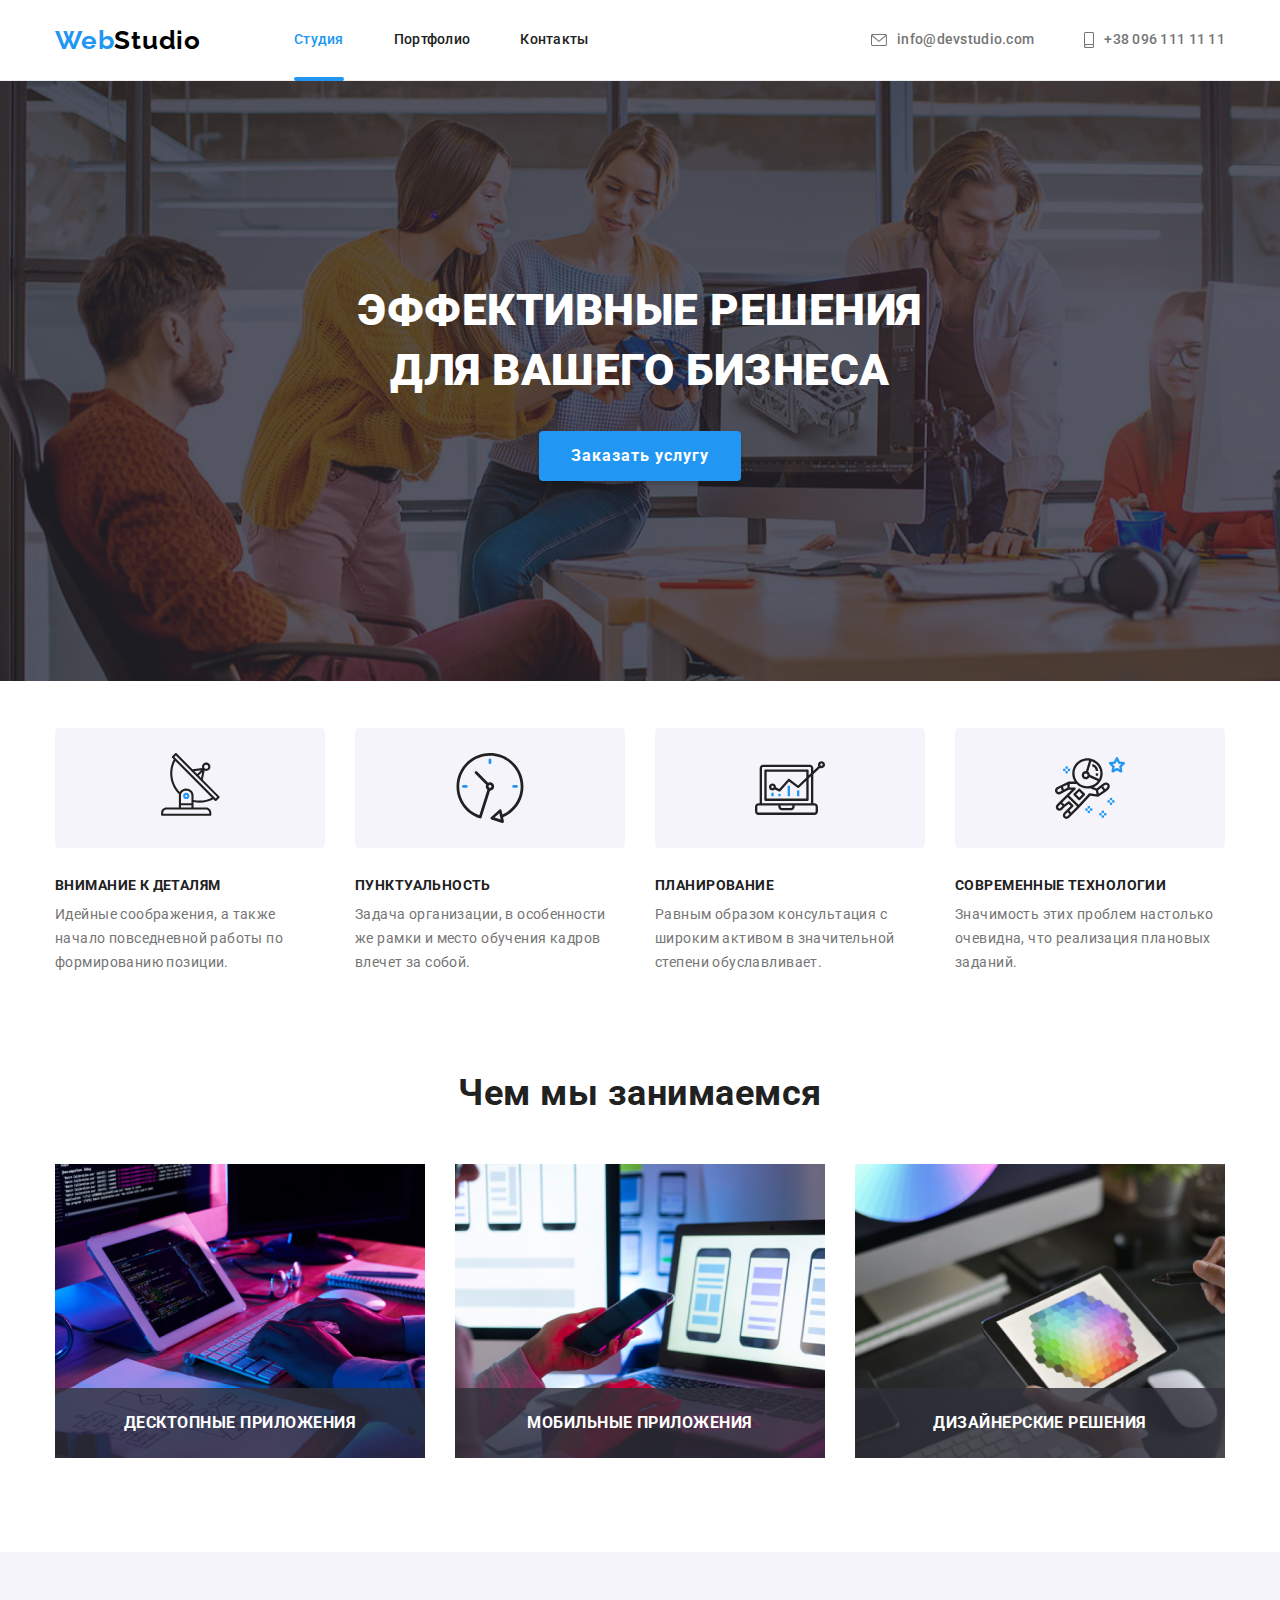
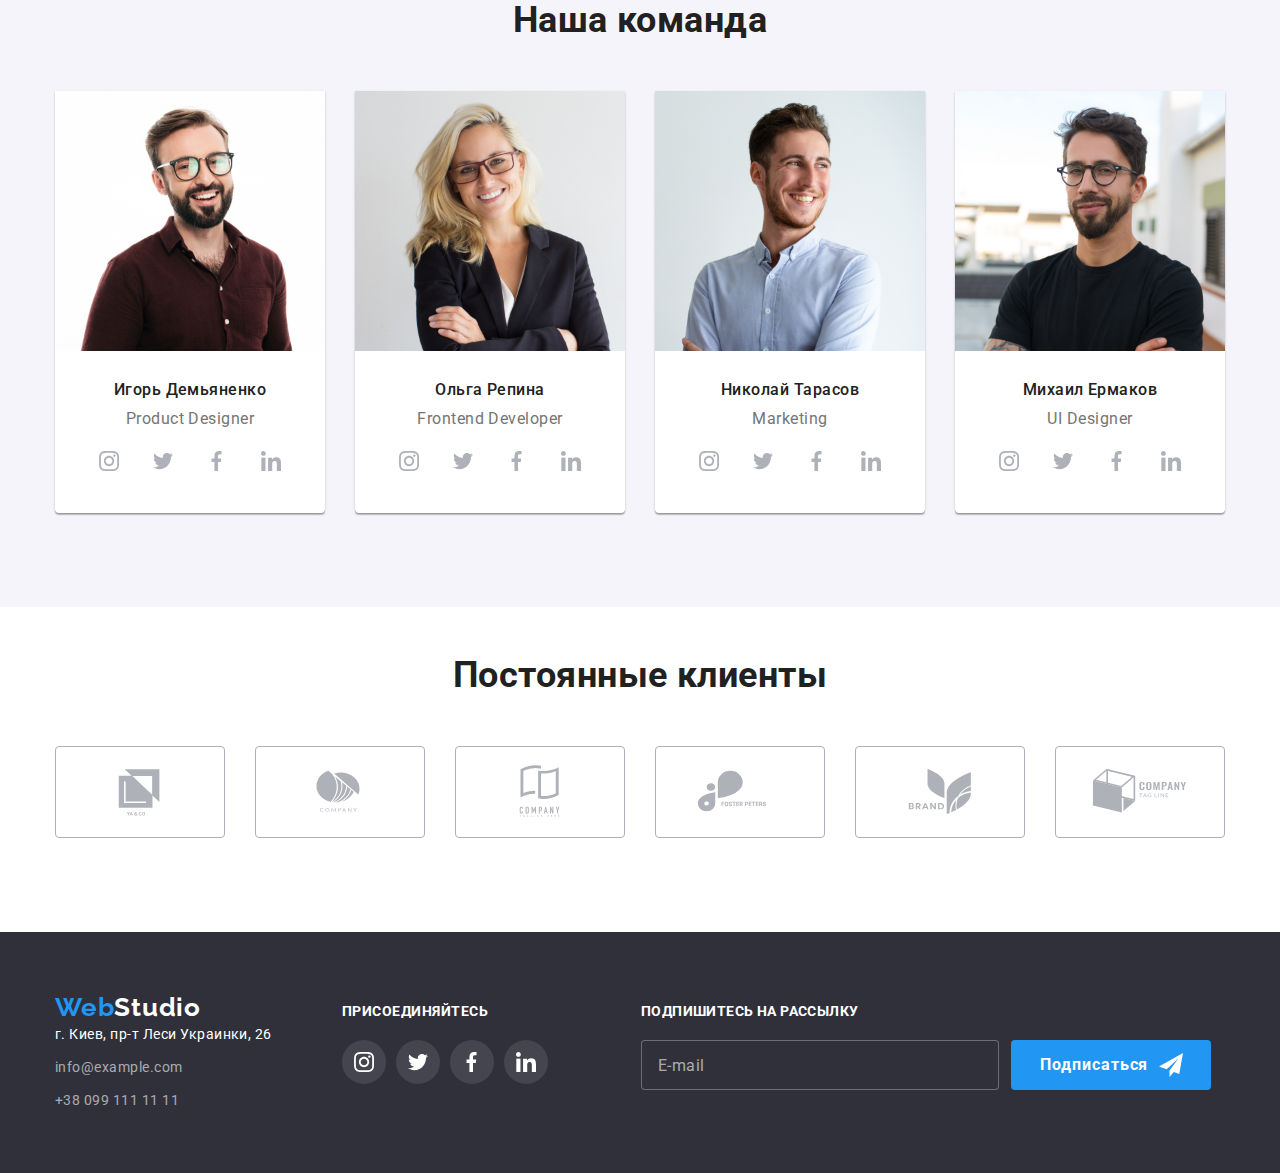
<file: index.html>
<!DOCTYPE html>
<html lang="ru">

<head>
    <meta charset="UTF-8" />
    <meta http-equiv="X-UA-Compatible" content="IE=edge" />
    <meta name="viewport" content="width=device-width, initial-scale=1.0" />
    <title>Главная</title>
    <link rel="preconnect" href="https://fonts.gstatic.com" />
    <link
        href="https://fonts.googleapis.com/css2?family=Raleway:wght@700&family=Roboto:wght@400;500;700;900&display=swap"
        rel="stylesheet" />
    <link rel="stylesheet"
        href="https://cdnjs.cloudflare.com/ajax/libs/modern-normalize/1.0.0/modern-normalize.min.css" />
    <link rel="stylesheet" href="css/styles.css" />
</head>

<body>
    <!--Шапка-->
    <header class="header">
        <div class="container nav">
            <nav class="site-nav">
                <a class="logo tekst-decor" href="index.html">
                    <span class="logo Web">Web</span>Studio
                </a>
                <ul class="nav-list">
                    <li class="item"><a class="nav-link current" href="./index.html">Студия</a></li>
                    <li class="item"><a class="nav-link" href="./portfolio.html">Портфолио</a></li>
                    <li class="item"><a class="nav-link" href="">Контакты</a></li>
                </ul>
            </nav>
            <ul class="header-contacts">
                <li class="item">
                    <a class="contacts-link" href="mailto:info@devstudio.com" lang="en"><svg class="contacts-icon" width="16" height="12">
                        <use href="./imj/symbol-defs.svg#icon-envelope"></use>
                    </svg>info@devstudio.com</a>
                </li>
                <li class="item">
                    <a class="contacts-link" href="tel:+380961111111"><svg class="contacts-icon" width="10" height="16">
                        <use href="./imj/symbol-defs.svg#icon-smartphone"></use>
              </svg>
                    </svg>+38 096 111 11 11</a>
                </li>
            </ul>
        </div>
    </header>
    <!--Уникальный контент-->
    <main>
        <!--Герой-->
        <section class="hero">
            <h1 class="hero-title">
                Эффективные решения<br />
                для вашего бизнеса
            </h1>
            <button class="button" type="button" data-modal-open >Заказать услугу</button>
        </section>
        <!--Особенности-->
        <section class="section features-section">
            <div class="container">
                <h2 class="visually-hidden">Особенности</h2>
                <ul class="features-list">
                    <li class="item">
                        <div class="feature">
                            <svg class="antenna" width="70" height="70">
                                <use href="./imj/icon.svg#icon-antenna-1"></use>
                            </svg>
                        </div>
                        <h3 class="features-header">Внимание к деталям</h3>
                        <p class="features-text">
                            Идейные соображения, а также начало повседневной работы по формированию позиции.
                        </p>
                    </li>
                    <li class="item">
                        <div class="feature">
                            <svg width="70" height="70">
                                <use href="./imj/icon.svg#icon-clock-1"></use>
                            </svg>
                        </div>
                        <h3 class="features-header">Пунктуальность</h3>
                        <p class="features-text">
                            Задача организации, в особенности же рамки и место обучения кадров влечет за собой.
                        </p>
                    </li>
                    <li class="item">
                        <div class="feature">
                            <svg width="70" height="70">
                                <use href="./imj/icon.svg#icon-diagram-1"></use>
                            </svg>
                        </div>
                        <h3 class="features-header">Планирование</h3>
                        <p class="features-text">
                            Равным образом консультация с широким активом в значительной степени обуславливает.
                        </p>
                    </li>
                    <li class="item">
                        <div class="feature">
                            <svg width="70" height="70">
                                <use href="./imj/icon.svg#icon-astronaut-1"></use>
                            </svg>
                        </div>
                        <h3 class="features-header">Современные технологии</h3>
                        <p class="features-text">
                            Значимость этих проблем настолько очевидна, что реализация плановых заданий.
                        </p>
                    </li>
                </ul>
            </div>
        </section>
        <!--Чем мы занимаемся-->
        <section class="section">
            <div class="container">
                <h2 class="occupation-heading">Чем мы занимаемся</h2>
                <ul class="occupation-list">
                    <li class="occupation-item">
                        <img class="occupation-image" width="370" height="294" src="./imj/sprawa/img.png"
                            alt="Работа за ноутбуком" />
                        <div class="occupation-description">
                            <p>Десктопные приложения</p>
                        </div>
                    </li>
                    <li class="occupation-item">
                        <img class="occupation-image" width="370" height="294" src="./imj/sprawa/img-1.png"
                            alt="UX дизайн мобильного макета" />
                        <div class="occupation-description">
                            <p>Мобильные приложения</p>
                        </div>
                    </li>
                    <li class="occupation-item">
                        <img class="occupation-image" width="370" height="294" src="./imj/sprawa/img-2.png"
                            alt="Работа с цветовой палитрой" />
                        <div class="occupation-description">
                            <p>Дизайнерские решения</p>
                        </div>
                    </li>
                </ul>
            </div>
        </section>
        <!--Наша команда-->
    <section class="team section">
        <div class="container">
            <h2 class="team-header">Наша команда</h2>
            <ul class="team-list">
                <li class="item">
                    <img src="./imj/pipol/img1.jpg" alt="Игорь Демьяненко" width="270" height="260" />
                    <div class="card-thumb">
                        <h3 class="team-member">Игорь Демьяненко</h3>
                        <p class="member-post" lang="en">Product Designer</p>
                        <ul class="social-list">
                            <li class="social-item">
                                <a class="social-link" href="">
                                    <svg width="20" height="20">
                                        <use href="./imj/social.svg#icon-instagram-2-1"></use>
                                    </svg>
                                </a>
                            </li>
                            <li class="social-item">
                                <a class="social-link" href="">
                                    <svg width="20" height="20">
                                        <use href="./imj/symbol-defs.svg#icon-twitter"></use>
                                    </svg>
                                </a>
                            </li>
                            <li class="social-item">
                                <a class="social-link" href="">
                                    <svg width="20" height="20">
                                        <use href="./imj/social.svg#icon-Vector-1"></use>
                                    </svg>
                                </a>
                            </li>
                            <li class="social-item">
                                <a class="social-link" href="">
                                    <svg width="20" height="20">
                                        <use href="./imj/social.svg#icon-linkedin-1-1"></use>
                                    </svg>
                                </a>
                            </li>
                        </ul>
                    </div>
                </li>
    
                <li class="item">
                    <img src="./imj/pipol/img(1).jpg" alt="Ольга Репина" width="270" height="260" />
                    <div class="card-thumb">
                        <h3 class="team-member">Ольга Репина</h3>
                        <p class="member-post" lang="en">Frontend Developer</p>
                        <ul class="social-list">
                            <li class="social-item">
                                <a class="social-link" href="">
                                    <svg width="20" height="20">
                                        <use href="./imj/social.svg#icon-instagram-2-1"></use>
                                    </svg>
                                </a>
                            </li>
                            <li class="social-item">
                                <a class="social-link" href="">
                                    <svg width="20" height="20">
                                        <use href="./imj/symbol-defs.svg#icon-twitter"></use>
                                    </svg>
                                </a>
                            </li>
                            <li class="social-item">
                                <a class="social-link" href="">
                                    <svg width="20" height="20">
                                        <use href="./imj/social.svg#icon-Vector-1"></use>
                                    </svg>
                                </a>
                            </li>
                            <li class="social-item">
                                <a class="social-link" href="">
                                    <svg width="20" height="20">
                                        <use href="./imj/social.svg#icon-linkedin-1-1"></use>
                                    </svg>
                                </a>
                            </li>
                        </ul>
                    </div>
                </li>
    
                <li class="item">
                    <img src="./imj/pipol/img(2).jpg" alt="Николай Тарасов" width="270" height="260" />
                    <div class="card-thumb">
                        <h3 class="team-member">Николай Тарасов</h3>
                        <p class="member-post" lang="en">Marketing</p>
                        <ul class="social-list">
                            <li class="social-item">
                                <a class="social-link" href="">
                                    <svg width="20" height="20">
                                        <use href="./imj/social.svg#icon-instagram-2-1"></use>
                                    </svg>
                                </a>
                            </li>
                            <li class="social-item">
                                <a class="social-link" href="">
                                    <svg width="20" height="20">
                                        <use href="./imj/symbol-defs.svg#icon-twitter"></use>
                                    </svg>
                                </a>
                            </li>
                            <li class="social-item">
                                <a class="social-link" href="">
                                    <svg width="20" height="20">
                                        <use href="./imj/social.svg#icon-Vector-1"></use>
                                    </svg>
                                </a>
                            </li>
                            <li class="social-item">
                                <a class="social-link" href="">
                                    <svg width="20" height="20">
                                        <use href="./imj/social.svg#icon-linkedin-1-1"></use>
                                    </svg>
                                </a>
                            </li>
                        </ul>
                    </div>
                </li>
    
                <li class="item">
                    <img src="./imj/pipol/img(3).jpg" alt="Михаил Ермаков" width="270" height="260" />
                    <div class="card-thumb">
                        <h3 class="team-member">Михаил Ермаков</h3>
                        <p class="member-post" lang="en">UI Designer</p>
                        <ul class="social-list">
                            <li class="social-item">
                                <a class="social-link" href="">
                                    <svg width="20" height="20">
                                        <use href="./imj/social.svg#icon-instagram-2-1"></use>
                                    </svg>
                                </a>
                            </li>
                            <li class="social-item">
                                <a class="social-link" href="">
                                    <svg width="20" height="20">
                                        <use href="./imj/symbol-defs.svg#icon-twitter"></use>
                                    </svg>
                                </a>
                            </li>
                            <li class="social-item">
                                <a class="social-link" href="">
                                    <svg width="20" height="20">
                                        <use href="./imj/social.svg#icon-Vector-1"></use>
                                    </svg>
                                </a>
                            </li>
                            <li class="social-item">
                                <a class="social-link" href="">
                                    <svg width="20" height="20">
                                        <use href="./imj/social.svg#icon-linkedin-1-1"></use>
                                    </svg>
                                </a>
                            </li>
                        </ul>
                    </div>
                </li>
            </ul>
        </div>
    </section>
    <!-- Постоянные клиенты -->
    <section class="clients section">
        <div class="container">
            <h2 class="clients-header">Постоянные клиенты</h2>
            <ul class="clients-list">
                <li class="clients-item">
                    <a class="clients-link" href="">
                        <svg width="106" height="60">
                            <use href="./imj/symbol-defs.svg#icon-ya-do"></use>
                        </svg>
                    </a>
                </li>
    
                <li class="clients-item">
                    <a class="clients-link" href="">
                        <svg width="106" height="60">
                            <use href="./imj/symbol-defs.svg#icon-comp"></use>
                        </svg>
                    </a>
                </li>
    
                <li class="clients-item">
                    <a class="clients-link" href="">
                        <svg width="106" height="60">
                            <use href="./imj/symbol-defs.svg#Logo-1"></use>
                        </svg>
                    </a>
                </li>
    
                <li class="clients-item">
                    <a class="clients-link" href="">
                        <svg width="106" height="60">
                            <use href="./imj/symbol-defs.svg#icon-foster"></use>
                        </svg>
                    </a>
                </li>
    
                <li class="clients-item">
                    <a class="clients-link" href="">
                        <svg width="106" height="60">
                            <use href="./imj/symbol-defs.svg#icon-brand"></use>
                        </svg>
                    </a>
                </li>
    
                <li class="clients-item">
                    <a class="clients-link" href="">
                        <svg width="106" height="60">
                            <use href="./imj/symbol-defs.svg#icon-teg-line-comp"></use>
                        </svg>
                    </a>
                </li>
            </ul>
        </div>
    </section>
    </main>
    <!--Футер-->
<footer class="footer">
    <div class="footer-container container">
        <div class="footer-address-container">
        <a class="logo tekst-decor" href="index.html">
            <span class="logo Web">Web</span><span class="studio-futer logo tekst-decor">Studio</span>
        </a>
            <address class="address">
                <ul class="footer-list">
                    <li class="item">
                        <a class="map" href="https://goo.gl/maps/ndfTdwWSWEVe3gq89" rel="nofollow norefferer noopener"
                            target="_blank">г. Киев, пр-т Леси Украинки, 26</a>
                    </li>
                    <li class="item" lang="en">
                        <a class="link" href="mailto:info@example.com">info@example.com</a>
                    </li>
                    <li class="item"><a class="link" href="tel:+380991111111">+38 099 111 11 11</a></li>
                </ul>
            </address>
        </div>
    <div class="footer-social-container">
        <h2 class="footer-social-header">присоединяйтесь</h2>
        <ul class="footer-social-list">
            <li class="footer-social-item">
                <a class="footer-social-link" href="">
                    <svg width="20" height="20">
                        <use href="./imj/social.svg#icon-instagram-2-1"></use>
                    </svg>
                </a>
            </li>
    
            <li class="footer-social-item">
                <a class="footer-social-link" href="">
                    <svg width="20" height="20">
                        <use href="./imj/symbol-defs.svg#icon-twitter"></use>
                    </svg>
                </a>
            </li>
    
            <li class="footer-social-item">
                <a class="footer-social-link" href="">
                    <svg width="20" height="20">
                        <use href="./imj/social.svg#icon-Vector-1"></use>
                    </svg>
                </a>
            </li>
    
            <li class="footer-social-item">
                <a class="footer-social-link" href="">
                    <svg width="20" height="20">
                        <use href="./imj/social.svg#icon-linkedin-1-1"></use>
                    </svg>
                </a>
            </li>
        </ul>
    </div>
    <form action="#" name="footer-form">
        <label class="subscribe-header" for="footer-input">Подпишитесь на рассылку</label>
        <div class="subscribe-wrapper">
            <input id="footer-input" class="subscribe-input" type="email" name="email" placeholder="E-mail"
                autocomplete="off" />
            <button class="subscribe-button" type="submit">
                Подписаться
                <svg class="telegram-icon" width="24" height="24">
                    <use href="./imj/telegram.svg#icon-icon-send"></use>
                </svg>
            </button>
        </div>
    </form>
    </div>
</footer>
<!-- Модальное окно -->
<div class="backdrop is-hidden" data-modal>
    <div class="modal">
        <button type="button" class="modal-close-btn" data-modal-close>
            <svg width="11" height="11">
                <use href="./imj/croses.svg#icon-croses"></use>
            </svg>
        </button>
        <form class="contact-us-form">
            <h2 class="form-heading">Оставьте свои данные, мы вам перезвоним</h2>
            <div class="input-fieldset">
                <input required class="input-field" type="text" name="user-name" id="username" placeholder=" " />
                <label class="input-label" for="username">Имя</label>
                <span class="input-icon">
                    <svg height="18" width="18">
                        <use href="./imj/modal.svg#icon-pipol"></use>
                    </svg>
                </span>
            </div>
            <div class="input-fieldset">
                <input required class="input-field" type="tel" name="user-phone" id="phone" placeholder=" " />
                <label class="input-label" for="phone">Телефон</label>
                <span class="input-icon">
                    <svg height="18" width="18">
                        <use href="./imj/modal.svg#icon-tel"></use>
                    </svg>
                </span>
            </div>
            <div class="input-fieldset">
                <input required class="input-field" type="email" name="user-email" id="email" placeholder=" " />
                <label class="input-label" for="email">Почта</label>
                <span class="input-icon">
                    <svg height="18" width="18">
                        <use href="./imj/modal.svg#icon-post"></use>
                    </svg>
                </span>
            </div>
            <div class="input-fieldset">
                <textarea required class="input-field" name="user-comment" id="comment" placeholder="Введите текст"></textarea>
                <label class="input-label-textarea" for="comment">Комментарий</label>
            </div>
            <div class="input-checkbox-fieldset">
                <input class="input-checkbox" type="checkbox" name="terms-agreement" id="terms" value="true" />
                <label class="input-checkbox-label" for="terms">Соглашаюсь с рассылкой и принимаю&nbsp
                    <a href="">Условия договора</a></label>
            </div>
            <button class="submit-button" type="submit">Отправить</button>
        </form>
    </div>
</div>
<!-- Скрипты -->
<script src="./js/modal.js"></script>
</body>

</html>
</file>
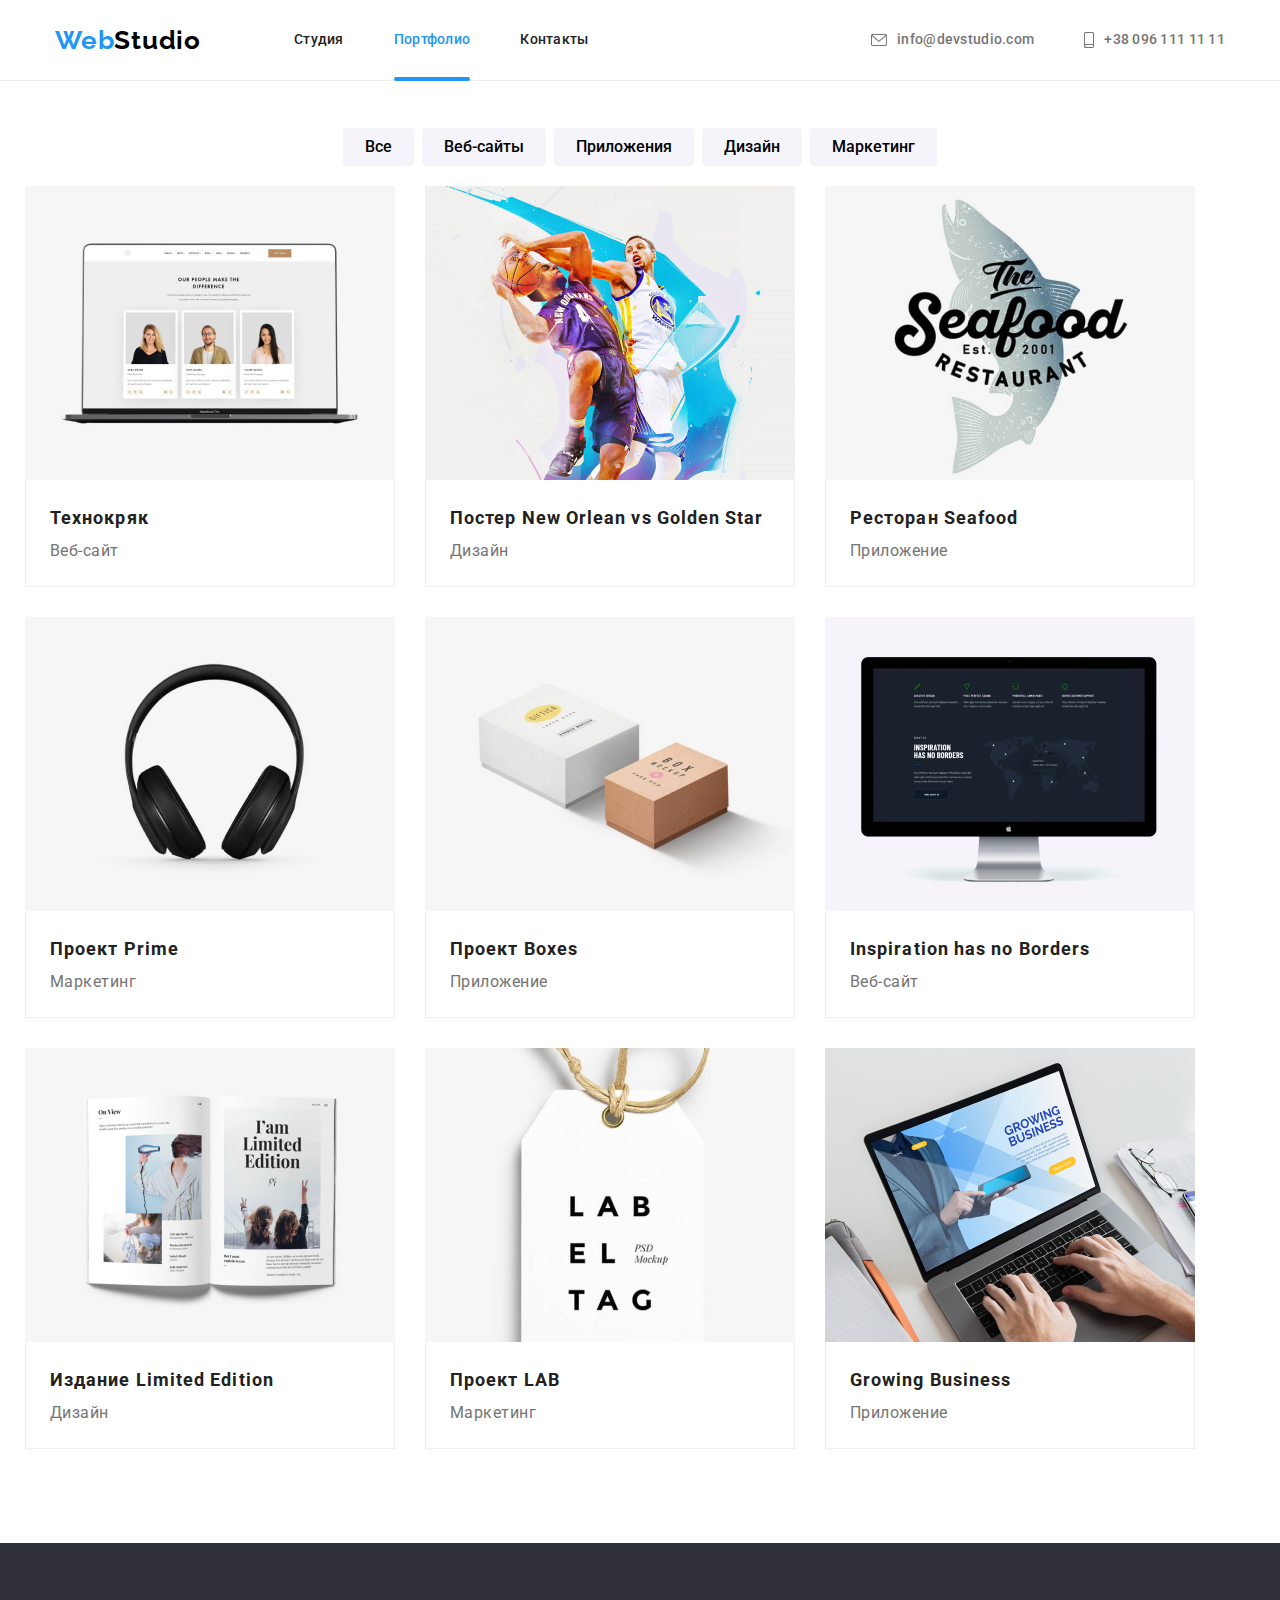
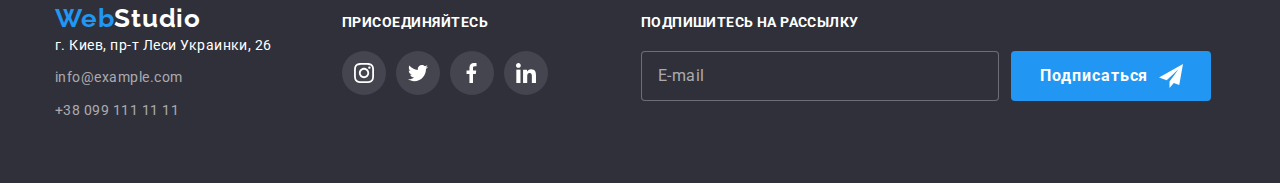
<file: portfolio.html>
<!DOCTYPE html>
<html lang="ru">
  <head>
    <meta charset="UTF-8" />
    <meta http-equiv="X-UA-Compatible" content="IE=edge" />
    <meta name="viewport" content="width=device-width, initial-scale=1.0" />
    <title>Портфолио</title>
    <link rel="preconnect" href="https://fonts.gstatic.com" />
    <link
      href="https://fonts.googleapis.com/css2?family=Raleway:wght@700&family=Roboto:wght@400;500;700;900&display=swap"
      rel="stylesheet"
    />
    <link
      rel="stylesheet"
      href="https://cdnjs.cloudflare.com/ajax/libs/modern-normalize/1.0.0/modern-normalize.min.css"
    />
    <link rel="stylesheet" href="css/styles.css" />
</head>
<!--Шапка-->
<header class="header">
    <div class="container nav">
        <nav class="site-nav">
            <a class="logo tekst-decor" href="index.html">
                <span class="logo Web">Web</span>Studio
            </a>
            <ul class="nav-list">
                <li class="item"><a class="nav-link " href="./index.html">Студия</a></li>
                <li class="item"><a class="nav-link current" href="./portfolio.html">Портфолио</a></li>
                <li class="item"><a class="nav-link" href="">Контакты</a></li>
            </ul>
        </nav>
        <ul class="header-contacts">
            <li class="item">
                <a class="contacts-link" href="mailto:info@devstudio.com" lang="en"><svg class="contacts-icon"
                        width="16" height="12">
                        <use href="./imj/symbol-defs.svg#icon-envelope"></use>
                    </svg>info@devstudio.com</a>
            </li>
            <li class="item">
                <a class="contacts-link" href="tel:+380961111111"><svg class="contacts-icon" width="10" height="16">
                        <use href="./imj/symbol-defs.svg#icon-smartphone"></use>
                    </svg>
                    </svg>+38 096 111 11 11</a>
            </li>
        </ul>
    </div>
</header>
    <!--Уникальный контент-->
    <main>
        <!--Галерея-->
        <section class="portfolio section">
            <div class="container">
                <h1 class="visually-hidden">Наши работы</h1>
                <ul class="filter-list">
                    <li class="item"><button class="filter-item" type="button">Все</button></li>
                    <li class="item"><button class="filter-item" type="button">Веб-сайты</button></li>
                    <li class="item"><button class="filter-item" type="button">Приложения</button></li>
                    <li class="item"><button class="filter-item" type="button">Дизайн</button></li>
                    <li class="item"><button class="filter-item" type="button">Маркетинг</button></li>
                </ul>
                <ul class="projects-list">
                    <li class="project-item">
                        <a href="" class="project-link">
                            <div class="animation-container">
                                <img class="project-thumbnail" width="370" height="294" src="./imj/produkt/tehnokrai-img.png"
                                    alt="Технокряк" />
                                <div class="animation-content">
                                    <p class="portfolio-overlay">
                                        Технокряк это современная площадка распространения
                                        коронавируса. Компании используют эту платформу для
                                        цифрового шпионажа и атак на защищённые сервера
                                        конкурентов.
                                    </p>
                                </div>
                            </div>
                            <div class="project-info">
                                <h2 class="project-heading">Технокряк</h2>
                                <p class="project-description">Веб-сайт</p>
                            </div>
                        </a>
                    </li>
                    <li class="project-item">
                        <a href="" class="project-link">
                            <div class="animation-container">
                                <img class="project-thumbnail" width="370" height="294" src="./imj/produkt/poster-imj.png"
                                    alt="Технокряк" />
                                <div class="animation-content">
                                    <p class="portfolio-overlay">
                                        Технокряк это современная площадка распространения
                                        коронавируса. Компании используют эту платформу для
                                        цифрового шпионажа и атак на защищённые сервера
                                        конкурентов.
                                    </p>
                                </div>
                            </div>
                            <div class="project-info">
                                <h2 class="project-heading">
                                    Постер New Orlean vs Golden Star
                                </h2>
                                <p class="project-description">Дизайн</p>
                            </div>
                        </a>
                    </li>
                    <li class="project-item">
                        <a href="" class="project-link">
                            <div class="animation-container">
                                <img class="project-thumbnail" width="370" height="294" src="./imj/produkt/logo-restoran-imj.png"
                                    alt="Технокряк" />
                                <div class="animation-content">
                                    <p class="portfolio-overlay">
                                        Технокряк это современная площадка распространения
                                        коронавируса. Компании используют эту платформу для
                                        цифрового шпионажа и атак на защищённые сервера
                                        конкурентов.
                                    </p>
                                </div>
                            </div>
                            <div class="project-info">
                                <h2 class="project-heading">Ресторан Seafood</h2>
                                <p class="project-description">Приложение</p>
                            </div>
                        </a>
                    </li>
                    <li class="project-item">
                        <a href="" class="project-link">
                            <div class="animation-container">
                                <img class="project-thumbnail" width="370" height="294" src="./imj/produkt/disin-naushnikov-imj.png"
                                    alt="Технокряк" />
                                <div class="animation-content">
                                    <p class="portfolio-overlay"> 
                                        Технокряк это современная площадка распространения
                                        коронавируса. Компании используют эту платформу для
                                        цифрового шпионажа и атак на защищённые сервера
                                        конкурентов.
                                    </p>
                                </div>
                            </div>
                            <div class="project-info">
                                <h2 class="project-heading">Проект Prime</h2>
                                <p class="project-description">Маркетинг</p>
                            </div>
                        </a>
                    </li>
                    <li class="project-item">
                        <a href="" class="project-link">
                            <div class="animation-container">
                                <img class="project-thumbnail" width="370" height="294" src="./imj/produkt/bokses-img.png"
                                    alt="Технокряк" />
                                <div class="animation-content">
                                    <p class="portfolio-overlay">
                                        Технокряк это современная площадка распространения
                                        коронавируса. Компании используют эту платформу для
                                        цифрового шпионажа и атак на защищённые сервера
                                        конкурентов.
                                    </p>
                                </div>
                            </div>
                            <div class="project-info">
                                <h2 class="project-heading">Проект Boxes</h2>
                                <p class="project-description">Приложение</p>
                            </div>
                        </a>
                    </li>
                    <li class="project-item">
                        <a href="" class="project-link">
                            <div class="animation-container">
                                <img class="project-thumbnail" width="370" height="294" src="./imj/produkt/veb-sait-img.png"
                                    alt="Технокряк" />
                                <div class="animation-content">
                                    <p class="portfolio-overlay">
                                        Технокряк это современная площадка распространения
                                        коронавируса. Компании используют эту платформу для
                                        цифрового шпионажа и атак на защищённые сервера
                                        конкурентов.
                                    </p>
                                </div>
                            </div>
                            <div class="project-info">
                                <h2 class="project-heading">Inspiration has no Borders</h2>
                                <p class="project-description">Веб-сайт</p>
                            </div>
                        </a>
                    </li>
                    <li class="project-item">
                        <a href="" class="project-link">
                            <div class="animation-container">
                                <img class="project-thumbnail" width="370" height="294" src="./imj/produkt/limited-edition-img.png"
                                    alt="Технокряк" />
                                <div class="animation-content">
                                    <p class="portfolio-overlay">
                                        Технокряк это современная площадка распространения
                                        коронавируса. Компании используют эту платформу для
                                        цифрового шпионажа и атак на защищённые сервера
                                        конкурентов.
                                    </p>
                                </div>
                            </div>
                            <div class="project-info">
                                <h2 class="project-heading">Издание Limited Edition</h2>
                                <p class="project-description">Дизайн</p>
                            </div>
                        </a>
                    </li>
                    <li class="project-item">
                        <a href="" class="project-link">
                            <div class="animation-container">
                                <img class="project-thumbnail" width="370" height="294" src="./imj/produkt/lab-img.png"
                                    alt="Технокряк" />
                                <div class="animation-content">
                                    <p class="portfolio-overlay">
                                        Технокряк это современная площадка распространения
                                        коронавируса. Компании используют эту платформу для
                                        цифрового шпионажа и атак на защищённые сервера
                                        конкурентов.
                                    </p>
                                </div>
                            </div>
                            <div class="project-info">
                                <h2 class="project-heading">Проект LAB</h2>
                                <p class="project-description">Маркетинг</p>
                            </div>
                        </a>
                    </li>
                    <li class="project-item">
                        <a href="" class="project-link">
                            <div class="animation-container">
                                <img class="project-thumbnail" width="370" height="294" src="./imj/produkt/groving-bisnes-img.png"
                                    alt="Технокряк" />
                                <div class="animation-content">
                                    <p class="portfolio-overlay">
                                        Технокряк это современная площадка распространения
                                        коронавируса. Компании используют эту платформу для
                                        цифрового шпионажа и атак на защищённые сервера
                                        конкурентов.
                                    </p>
                                </div>
                            </div>
                            <div class="project-info">
                                <h2 class="project-heading">Growing Business</h2>
                                <p class="project-description">Приложение</p>
                            </div>
                        </a>
                    </li>
                </ul>
        </section>
    </main>
    <!--Футер-->
<footer class="footer">
    <div class="footer-container container">
        <div class="footer-address-container">
            <a class="logo tekst-decor" href="index.html">
                <span class="logo Web">Web</span><span class="studio-futer logo tekst-decor">Studio</span>
            </a>
            <address class="address">
                <ul class="footer-list">
                    <li class="item">
                        <a class="map" href="https://goo.gl/maps/ndfTdwWSWEVe3gq89" rel="nofollow norefferer noopener"
                            target="_blank">г. Киев, пр-т Леси Украинки, 26</a>
                    </li>
                    <li class="item" lang="en">
                        <a class="link" href="mailto:info@example.com">info@example.com</a>
                    </li>
                    <li class="item"><a class="link" href="tel:+380991111111">+38 099 111 11 11</a></li>
                </ul>
            </address>
        </div>
        <div class="footer-social-container">
            <h2 class="footer-social-header">присоединяйтесь</h2>
            <ul class="footer-social-list">
                <li class="footer-social-item">
                    <a class="footer-social-link" href="">
                        <svg width="20" height="20">
                            <use href="./imj/social.svg#icon-instagram-2-1"></use>
                        </svg>
                    </a>
                </li>

                <li class="footer-social-item">
                    <a class="footer-social-link" href="">
                        <svg width="20" height="20">
                            <use href="./imj/symbol-defs.svg#icon-twitter"></use>
                        </svg>
                    </a>
                </li>

                <li class="footer-social-item">
                    <a class="footer-social-link" href="">
                        <svg width="20" height="20">
                            <use href="./imj/social.svg#icon-Vector-1"></use>
                        </svg>
                    </a>
                </li>

                <li class="footer-social-item">
                    <a class="footer-social-link" href="">
                        <svg width="20" height="20">
                            <use href="./imj/social.svg#icon-linkedin-1-1"></use>
                        </svg>
                    </a>
                </li>
            </ul>
        </div>
        <form action="#" name="footer-form">
        <label class="subscribe-header" for="footer-input">Подпишитесь на рассылку</label>
        <div class="subscribe-wrapper">
            <input id="footer-input" class="subscribe-input" type="email" name="email" placeholder="E-mail"
                autocomplete="off" />
            <button class="subscribe-button" type="submit">
                Подписаться
                <svg class="telegram-icon" width="24" height="24">
                    <use href="./imj/telegram.svg#icon-icon-send"></use>
                </svg>
            </button>
        </div>
    </form>
      </div>
</footer>
</body>

</html>
</file>
<file: css/styles.css>
:root {
  --primary-text-color: #212121;
  --secondary-text-color: #757575;
  --primary-background-color: #ffffff;
  --secondary-background-color: #f5f4fa;
  --primary-accent-color: #2196f3;
  --footer-contacts-color: rgba(255, 255, 255, 0.6);
  --footer-backgroung-color: #2f303a;
  --hero-button-hover-color: #188ce8;
  --portfolio-cards-border-color: #eeeeee;
  --logo-secondary-color: #000000;
  --header-line-color: #afb1b8;
}
/* ================ Сбросы ================ */
h1,
h2,
h3,
h4,
h5,
h6,
p {
  margin: 0;
}
ul {
  list-style: none;
  margin: 0;
  padding: 0;
}
img {
  display: block;
  max-width: 100%;
  height: auto;
}
/* ================ Общие стили ================ */
.logo {
  font-family: Raleway;
  font-style: normal;
  font-weight: bold;
  font-size: 26px;
  line-height: 1.19;
  letter-spacing: 0.03em;
  display: inline;
  color: #000;
  text-decoration: none;
}
.Web {
  color: #2196f3;
}
.container {
  width: 1200px;
  padding-left: 15px;
  padding-right: 15px;
  margin-right: auto;
  margin-left: auto;
  box-sizing: border-box;
}
.section {
  padding-top: 47px;
  padding-bottom: 94px;
}
body {
  font-family: "Roboto", "Raleway", sans-serif;
  font-style: normal;
  /* background-color: var(--primary-background-color);
 */
  background-color: #ffffff;
  color:/* var(--primary-text-color)*/ #212121;
  letter-spacing: 0.03em;
}
.visually-hidden {
  position: absolute;
  width: 1px;
  height: 1px;
  margin: -1px;
  border: 0;
  padding: 0;

  white-space: nowrap;
  clip-path: inset(100%);
  clip: rect(0 0 0 0);
  overflow: hidden;
}
/* ========================= Хедер ========================= */
.header {
  max-width: 1600px;
  margin-left: auto;
  margin-right: auto;
  border-bottom: 1px solid #ececec;
}
.nav {
  display: flex;
  align-items: center;
}
.site-nav {
  display: flex;
  align-items: center;
}
.nav-list {
  font-weight: 500;
  font-size: 14px;
  line-height: 1.14;
  list-style: none;
  letter-spacing: 0.02em;
  display: flex;
  align-items: center;
  padding-left: 0;
  margin-left: 93px;
}
.nav-list > .item:not(:last-child) {
  margin-right: 50px;
}
.nav-link {
  display: inline-block;
  padding: 32px 0;
  font-weight: 500;
  font-size: 14px;
  line-height: 1.14;
  letter-spacing: 0.02em;
  text-decoration: none;
  color: inherit;
  outline: none;
  transition: color 250ms cubic-bezier(0.4, 0, 0.2, 1);
}
.nav-link:hover,
.nav-link:focus {
  color: #2196f3;
}
.nav-link.current {
  position: relative;
  color: #2196f3;
}
.nav-link.current::after {
  content: "";
  position: absolute;
  bottom: -1px;
  width: 100%;
  height: 4px;
  display: block;
  background-color: #2196f3;
  border-radius: 2px;
}
.header-contacts {
  display: flex;
  margin-left: auto;
  padding-left: 0;
  font-weight: 500;
  font-size: 14px;
  line-height: 1.14;
  list-style: none;
  letter-spacing: 0.02em;
}
.header-contacts > .item:not(:last-child) {
  margin-right: 50px;
}
.contacts-link {
  display: flex;
  align-items: center;
  text-decoration: none;
  color: #757575;
  outline: none;
  transition: color 250ms cubic-bezier(0.4, 0, 0.2, 1);
}
.contacts-link:hover,
.contacts-link:focus {
  color: #2196f3;
}
.contacts-icon {
  fill: currentColor;
  margin-right: 10px;
}
/* ========================= Конец Хедера ========================= */

/* ========================= ГЛАВНАЯ СТРАНИЦА ========================= */

/* ========================= Герой ========================= */
.hero {
  text-align: center;
  background-color: #2f303a;
  background-image: linear-gradient(
      to right,
      rgba(47, 48, 58, 0.58),
      rgba(47, 48, 58, 0.58)
    ),
    url(../imj/bakgraund-img/bakimg.jpg);
  color: #ffffff;
  max-width: 1600px;
  margin-left: auto;
  margin-right: auto;
  padding-top: 200px;
  padding-bottom: 200px;
  background-size: cover;
}
.hero-title {
  font-weight: 900;
  font-size: 44px;
  line-height: 1.36;
  text-transform: uppercase;
  margin-bottom: 30px;
}
.button {
  font-weight: 700;
  font-size: 16px;
  line-height: 1.87;
  color: #ffffff;
  background-color: #2196f3;
  cursor: pointer;
  padding: 10px 32px;
  letter-spacing: 0.06em;
  box-shadow: 0px 4px 4px rgba(0, 0, 0, 0.15);
  border-radius: 4px;
  border: none;
  outline: none;
  transition: background-color 250ms cubic-bezier(0.4, 0, 0.2, 1);
}
.button:hover,
.button:focus {
  background-color: #188ce8;
}
/* ========================= Конец Героя ========================= */
/* ========================= Особенности ========================= */
.feature {
  background-color: #f5f4fa;
  width: 270px;
  height: 120px;
  display: flex;
  justify-content: center;
  align-items: center;
  margin-bottom: 30px;
  border-radius: 4px;
}
.features-section {
  padding-bottom: 47px;
}
.features-list {
  list-style: none;
  padding-left: 0;
  display: flex;
}
.features-list > .item {
  min-width: 270px;
  min-height: 251px;
  flex-basis: calc((100% - 120px) / 4);
}
.features-list > .item:not(:last-child) {
  margin-right: 30px;
}
.features-header {
  font-size: 14px;
  line-height: 1.14;
  text-transform: uppercase;
  margin-bottom: 10px;
  letter-spacing: 0.03em;
}
.features-text {
  font-size: 14px;
  line-height: 1.71;
  color: #757575;
  letter-spacing: 0.03em;
}
/* ========================= Конец Оссобенностей ========================= */
/* ========================= Чем мы занимаемся ========================= */
.occupation-heading,
.team-heading,
.clients-heading {
  text-align: center;
  font-weight: 700;
  font-size: 36px;
  line-height: 1.16;
}

.occupation-list,
.team-list,
.projects-list {
  margin-top: 50px;
  display: flex;
}

.occupation-item {
  position: relative;
}

.occupation-item:not(:last-child),
.team-item:not(:last-child) {
  margin-right: 30px;
}

.occupation-image,
.teammember-image,
.project-thumbnail,
.project-link {
  display: block;
}

.occupation-description {
  position: absolute;
  left: 0;
  bottom: 0;
  display: flex;
  justify-content: center;
  align-items: center;
  height: 70px;
  width: 100%;
  background-color: rgba(47, 48, 58, 0.8);
}

.occupation-description > p {
  font-weight: 700;
  text-align: center;
  letter-spacing: 0.03em;
  text-transform: uppercase;
  color: #ffffff;
}
/* ========================= Конец Чем мы занимаемся ========================= */
/* ========================= Наша команда ========================= */
.team {
  background-color: #f5f4fa;
}
.team-header {
  font-size: 36px;
  line-height: 1.17;
  text-align: center;
  margin-bottom: 50px;
}
.team-list {
  list-style: none;
  display: flex;
  padding-left: 0;
}
.team-list > .item {
  background-color: #ffffff;
  box-shadow: 0px 1px 3px rgba(0, 0, 0, 0.12), 0px 1px 1px rgba(0, 0, 0, 0.14),
    0px 2px 1px rgba(0, 0, 0, 0.2);
  border-radius: 0px 0px 4px 4px;
}
.team-list .item + .item {
  margin-left: 30px;
}
.team-member {
  font-weight: 500;
  font-size: 16px;
  line-height: 1.18;
  text-align: center;
  margin-bottom: 10px;
}
.member-post {
  font-weight: 400;
  font-size: 16px;
  line-height: 1.18;
  color: #757575;
  text-align: center;
  margin-bottom: 10px;
}
.social-list {
  list-style: none;
  display: flex;
  padding: 0;
  justify-content: center;
}
.social-item:not(:last-child) {
  margin-right: 10px;
}
.social-link {
  width: 44px;
  height: 44px;
  display: flex;
  justify-content: center;
  align-items: center;
  border-radius: 50%;
  fill: #afb1b8;
  outline: none;
  transition: background-color 250ms cubic-bezier(0.4, 0, 0.2, 1),
    fill 250ms cubic-bezier(0.4, 0, 0.2, 1);
}
.social-link:hover,
.social-link:focus {
  background-color: #2196f3;
  fill: #ffffff;
}
.team-list .card-thumb {
  padding-top: 30px;
  padding-bottom: 30px;
}
/* ========================= Конец Наша команда ========================= */
/* ===================== Начало Постоянные клиенты ===================== */
.clients-header {
  font-size: 36px;
  line-height: 1.17;
  text-align: center;
  margin-bottom: 50px;
}
.clients-list {
  list-style: none;
  display: flex;
  padding: 0;
}
.clients-item:not(:last-child) {
  margin-right: 30px;
}
.clients-link {
  width: 170px;
  height: 92px;
  display: flex;
  justify-content: center;
  align-items: center;
  fill: #afb1b8;
  border: 1px solid #afb1b8;
  border-radius: 4px;
  outline: none;
  transition: border-color 250ms cubic-bezier(0.4, 0, 0.2, 1),
    fill 250ms cubic-bezier(0.4, 0, 0.2, 1);
}
.clients-link:hover,
.clients-link:focus {
  fill: #2196f3;
  border: 1px solid #2196f3;
}
/* ===================== Начало Постоянные клиенты ===================== */

/*========================= ПОРТФОЛИО =========================*/

/* ========================= Фильтр ========================= */
.filter-list {
  list-style: none;
  display: flex;
  padding-left: 0;
  margin-bottom: 50px;
  justify-content: center;
}
.filter-list > .item + .item {
  margin-left: 8px;
}
.filter-item {
  font-weight: 500;
  font-size: 16px;
  line-height: 1.62;
  background-color: #f5f4fa;
  padding: 6px 22px;
  border-radius: 4px;
  border: none;
}
.filter-item:hover,
.filter-item:focus {
  color: #ffffff;
  background-color: #2196f3;
  box-shadow: 0px 3px 1px rgba(0, 0, 0, 0.1), 0px 1px 2px rgba(0, 0, 0, 0.08),
    0px 2px 2px rgba(0, 0, 0, 0.12);
}
/* ========================= Конец Фильтр ========================= */
/* ========================= Галерея ========================= */
.projects-list {
  list-style: none;
  padding-left: 0;
  display: flex;
  flex-wrap: wrap;
  margin-top: -30px;
  margin-left: -30px;
}
.project-item {
  margin-right: 30px;
  margin-bottom: 30px;
}

.project-item:nth-child(3n + 3) {
  margin-right: 0;
}

.project-item:nth-last-child(-n + 3) {
  margin-bottom: 0;
}

.project-link {
  text-decoration: none;
}

.animation-container {
  position: relative;
  overflow: hidden;
  width: 100%;
}

.animation-content {
  position: absolute;
  display: flex;
  height: 100%;
  justify-content: center;
  align-items: center;
  padding: 24px;
  background-color: rgba(33, 150, 243, 0.9);
  transition: transform 0.25s cubic-bezier(0.4, 0, 0.2, 1),
    fill 250ms cubic-bezier(0.4, 0, 0.2, 1);
}

.animation-content > p {
  font-size: 18px;
  line-height: 1.55;
  color: #ffffff;
}
.project-link:hover,
.project-link:focus {
  box-shadow: 0px 1px 1px rgba(0, 0, 0, 0.12), 0px 4px 4px rgba(0, 0, 0, 0.06),
    1px 4px 6px rgba(0, 0, 0, 0.16);
  transition: box-shadow 0.25s cubic-bezier(0.4, 0, 0.2, 1);
}

.project-link:hover .animation-content,
.project-link:focus .animation-content {
  transform: translateY(-100%);
}
.project-info {
  padding: 20px 24px;
  background: #ffffff;
  border-left: 1px solid #eeeeee;
  border-right: 1px solid #eeeeee;
  border-bottom: 1px solid #eeeeee;
}

.project-heading {
  font-weight: 700;
  font-size: 18px;
  line-height: 2;
  letter-spacing: 0.06em;
  color: #212121;
}

.project-description {
  font-size: 16px;
  line-height: 1.87;
  color: #757575;
}

/* ========================= Конец Галерея ========================= */
/* ========================= Футер ========================= */
.footer {
  background-color: #2f303a;
  max-width: 1600px;
  margin-right: auto;
  margin-left: auto;
  padding-top: 60px;
  padding-bottom: 60px;
  align-items: center;
}
.map {
  color: inherit;
  text-decoration: none;
}
.map:hover,
.map:focus {
  color: #2196f3;
}
.address {
  font-style: normal;
  font-size: 14px;
  line-height: 1.71;
  color: #ffffff;
}
.footer-studio {
  color: #ffffff;
}
.footer-list {
  list-style: none;
  padding-left: 0;
  /*margin-top: 20px;*/
}
.footer-list .item + .item {
  margin-top: 9px;
}
.address .link {
  text-decoration: none;
  color: rgba(255, 255, 255, 0.6);
}
.address .link:hover,
.address .link:focus {
  color: #2196f3;
}
.studio-futer {
  color: #ffffff;
}
.footer-social-container {
  width: 206px;
  height: 80px;
  left: 516px;
  top: 1703px;
}
.footer-container {
  display: flex;
  align-items: baseline;
}
.footer-address-container {
  margin-right: 70px;
}
.footer-social-header {
  color: #ffffff;
  text-transform: uppercase;
  font-size: 14px;
  line-height: 1.14;
  margin-bottom: 20px;
}
.footer-social-list {
  list-style: none;
  display: flex;
  padding-left: 0;
}
.footer-social-item:not(:last-child) {
  margin-right: 10px;
}
.footer-social-link {
  width: 44px;
  height: 44px;
  display: flex;
  justify-content: center;
  align-items: center;
  background-color: rgba(255, 255, 255, 0.1);
  border-radius: 50px;
  fill: #ffffff;
  outline: none;
  transition: background-color 250ms cubic-bezier(0.4, 0, 0.2, 1),
    fill 250ms cubic-bezier(0.4, 0, 0.2, 1);
}
.footer-social-link:hover,
.footer-social-link:focus {
  fill: #ffffff;
  background-color: #2196f3;
}
.subscribe-header {
  display: inline-block;
  margin-bottom: 20px;

  color: #ffffff;
  text-transform: uppercase;
  font-weight: 700;
  font-size: 14px;
  line-height: 1.14;
  letter-spacing: 0.03em;
}
.subscribe-wrapper {
  display: flex;
}
.subscribe-input {
  width: 358px;
  height: 50px;
  padding: 0 0 0 16px;
  margin-right: 12px;
  border: 1px solid rgba(255, 255, 255, 0.3);
  border-radius: 4px;

  color: #ffffff;

  background-color: #2f303a;

  transition: filter 250ms cubic-bezier(0.4, 0, 0.2, 1);
  cursor: pointer;
}
.subscribe-input:focus {
  filter: drop-shadow(0px 4px 4px rgba(0, 0, 0, 0.15));
}
.subscribe-input::placeholder {
  letter-spacing: 0.03em;
  color: rgba(255, 255, 255, 0.6);
}
.subscribe-button {
  position: relative;
  width: 200px;
  height: 50px;
  padding: 0 0 0 29px;
  border: none;
  border-radius: 4px;

  font-weight: 700;
  font-size: 16px;
  text-align: start;
  line-height: 1.87;
  letter-spacing: 0.06em;
  color: #ffffff;

  background-color: #2196f3;

  cursor: pointer;
  transition: background-color 250ms cubic-bezier(0.4, 0, 0.2, 1),
    box-shadow 250ms cubic-bezier(0.4, 0, 0.2, 1);
}
.subscribe-button:hover,
.subscribe-button:focus {
  background-color: #188ce8;
  box-shadow: 0px 4px 4px rgba(0, 0, 0, 0.15);
}
.telegram-icon {
  position: absolute;
  top: 50%;
  right: 28px;
  transform: translateY(-50%);
}
.footer-social-container {
  margin-right: 93px;
}
/* ========================= Конец Футер ========================= */
/* ========================= Модальное окно ========================= */
.backdrop {
  position: fixed;
  top: 0;
  left: 0;
  height: 100vh;
  width: 100vw;
  z-index: 100;
  background-color: rgba(0, 0, 0, 0.2);
  transition: opacity 250ms linear, visibility 250ms linear,
    transform 250ms linear;
  transform: scale(1);
}
.is-hidden {
  opacity: 0;
  visibility: hidden;
  pointer-events: none;
  transform: scale(1.1);
}
.modal {
  position: absolute;
  top: 50%;
  left: 50%;
  transform: translate(-50%, -50%);
  width: 528px;
  height: 580px;
  background-color: #ffffff;
  box-shadow: 0px 1px 3px rgba(0, 0, 0, 0.12), 0px 1px 1px rgba(0, 0, 0, 0.14),
    0px 2px 1px rgba(0, 0, 0, 0.2);
  border-radius: 4px;
  padding: 40px;
  text-align: center;
}
.modal-close-btn {
  position: absolute;
  top: 8px;
  right: 8px;
  width: 30px;
  height: 30px;
  padding: 0;
  background-color: transparent;
  border: 1px solid rgba(0, 0, 0, 0.1);
  border-radius: 50%;
  cursor: pointer;
  background-color: transparent;
  transition: fill 250ms cubic-bezier(0.4, 0, 0.2, 1);
}
.modal-close-btn:hover,
.modal-close-btn:focus {
  fill: #2196f3;
}
.form-heading {
  font-weight: 700;
  font-size: 20px;
  line-height: 1.15;
  letter-spacing: 0.03em;
  color: #212121;
  text-align: center;
  margin-bottom: 30px;
}

.input-fieldset {
  position: relative;
  display: flex;
  align-items: center;
  margin-bottom: 28px;
}

.input-field {
  width: 100%;
  height: 40px;
  padding: 14px 15px 14px 42px;
  border: 1px solid rgba(33, 33, 33, 0.2);
  border-radius: 4px;
}

.input-label {
  position: absolute;
  color: #757575;
  font-size: 12px;
  line-height: 1.16;
  letter-spacing: 0.01em;
  transform: translate(42px, 1px);
  transition: transform 0.25s cubic-bezier(0.4, 0, 0.2, 1);
}

.input-field:focus-within + .input-label,
.input-field:not(:placeholder-shown) + .input-label {
  transform: translate(0, -30px);
}

.input-icon {
  position: absolute;
  display: flex;
  align-items: center;
  left: 15px;
  color: #212121;
  transition: color 0.25s cubic-bezier(0.4, 0, 0.2, 1);
  fill: currentColor;
}

.input-field:focus-within ~ .input-icon,
.input-field:focus-within + .input-label,
textarea:focus-within + .input-label-textarea {
  color: #2196f3;
}

.input-fieldset > textarea {
  height: 120px;
  padding: 12px 16px;
  resize: none;
}

.input-fieldset:nth-last-child(2) {
  margin-bottom: 20px;
}

.input-fieldset > textarea::placeholder {
  font-size: 12px;
  line-height: 1.16;
  letter-spacing: 0.01em;
  color: rgba(117, 117, 117, 0.5);
}

.input-label-textarea {
  position: absolute;
  transform: translateY(-70px);
  font-size: 12px;
  line-height: 1.16;
  letter-spacing: 0.01em;
  color: #757575;
  transition: color 0.25s cubic-bezier(0.4, 0, 0.2, 1);
}

.input-checkbox-fieldset {
  display: flex;
  justify-content: center;
  align-items: center;
}

.input-checkbox {
  appearance: none;
}

.input-checkbox-label::before {
  content: "";
  display: inline-flex;
  height: 15px;
  width: 16px;
  margin-bottom: 2px;
  margin-right: 8px;
  background-size: cover;
  background-origin: border-box;
  background-repeat: no-repeat;
  background-image: url("data:image/svg+xml,%3Csvg width='16' height='15' viewBox='0 0 16 15' fill='none' xmlns='http://www.w3.org/2000/svg'%3E%3Cpath d='M14.2222 1.66667V13.3333H1.77778V1.66667H14.2222ZM14.2222 0H1.77778C0.8 0 0 0.75 0 1.66667V13.3333C0 14.25 0.8 15 1.77778 15H14.2222C15.2 15 16 14.25 16 13.3333V1.66667C16 0.75 15.2 0 14.2222 0Z' fill='%23212121'/%3E%3C/svg%3E%0A");
}

.input-checkbox:checked + .input-checkbox-label::before {
  background-image: url("data:image/svg+xml,%3Csvg width='16' height='15' viewBox='0 0 16 15' fill='none' xmlns='http://www.w3.org/2000/svg'%3E%3Crect width='16' height='15' rx='2' fill='%232196F3'/%3E%3Cpath d='M3.95703 7.75166L3.88825 7.68604L3.81923 7.75141L2.93123 8.59258L2.85486 8.66492L2.93097 8.73753L6.42671 12.0724L6.49574 12.1382L6.56476 12.0724L14.069 4.91352L14.1449 4.84116L14.069 4.76881L13.1873 3.92764L13.1183 3.86183L13.0493 3.92761L6.49577 10.1735L3.95703 7.75166Z' fill='white' stroke='white' stroke-width='0.2'/%3E%3C/svg%3E%0A");
}

.input-checkbox:focus + .input-checkbox-label::before {
  outline: 2px solid blue;
}

.input-checkbox-label {
  display: flex;
  align-items: center;
  font-size: 14px;
  line-height: 1.71;
  letter-spacing: 0.03em;
  color: #757575;
}

.input-checkbox-label > a {
  color: #2196f3;
}
.hero-button,
.submit-button {
  margin-top: 30px;
  width: 200px;
  height: 50px;
  font-weight: 700;
  font-size: 16px;
  line-height: 1.87;
  letter-spacing: 0.06em;
  background-color: #2196f3;
  color: #ffffff;
  box-shadow: 0px 4px 4px rgb(0 0 0 / 15%);
  border: 2px solid #2196f3;
  border-radius: 4px;
  cursor: pointer;
  transition-property: color, background-color;
  transition: 0.25s cubic-bezier(0.4, 0, 0.2, 1);
}
/* ========================= Конец Модального окна ========================= */
</file>
